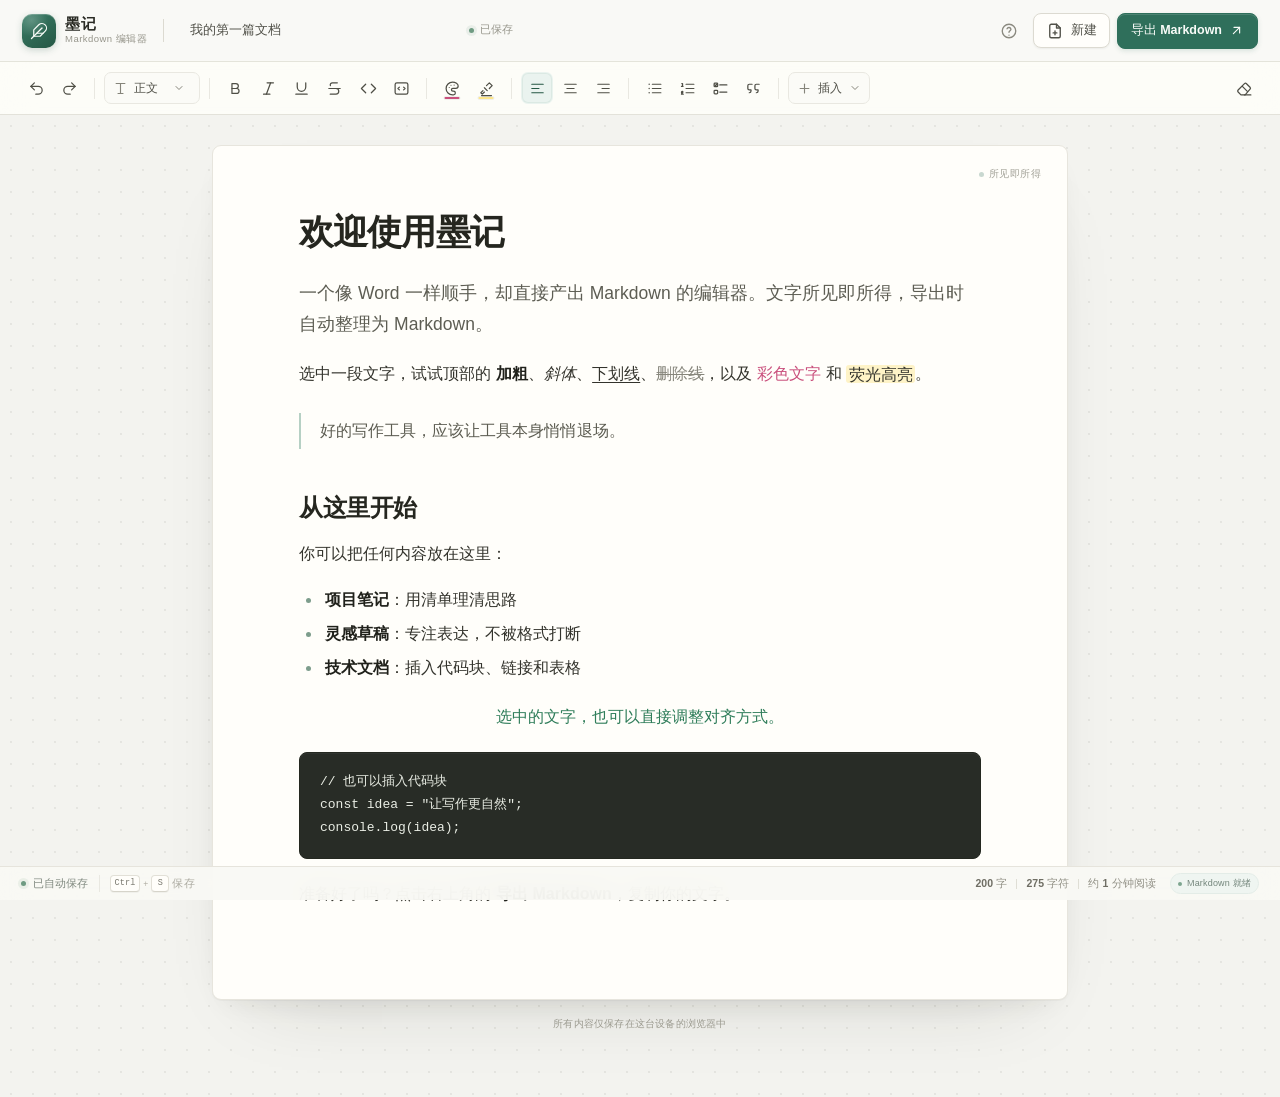
<file: index.html>
<!DOCTYPE html>
<html lang="zh-CN">
<head>
  <meta charset="UTF-8">
  <meta name="viewport" content="width=device-width, initial-scale=1.0">
  <meta name="color-scheme" content="light">
  <meta name="description" content="墨记是一款所见即所得的富文本 Markdown 编辑器。像 Word 一样排版，一键导出 Markdown。">
  <meta name="theme-color" content="#f3f3ef">
  <title>墨记 · 富文本 Markdown 编辑器</title>
  <link rel="icon" href="favicon.svg" type="image/svg+xml">
  <link rel="stylesheet" href="styles.css">
</head>
<body>
  <svg class="svg-sprite" aria-hidden="true" xmlns="http://www.w3.org/2000/svg">
    <symbol id="i-feather" viewBox="0 0 24 24">
      <path d="M20.24 12.24a6 6 0 0 0-8.49-8.49L5 10.5V19h8.5z"/>
      <line x1="16" y1="8" x2="2" y2="22"/>
      <line x1="17.5" y1="15" x2="9" y2="15"/>
    </symbol>
    <symbol id="i-undo" viewBox="0 0 24 24">
      <path d="M9 14 4 9l5-5"/>
      <path d="M4 9h10.5a5.5 5.5 0 0 1 0 11H11"/>
    </symbol>
    <symbol id="i-redo" viewBox="0 0 24 24">
      <path d="m15 14 5-5-5-5"/>
      <path d="M20 9H9.5a5.5 5.5 0 0 0 0 11H13"/>
    </symbol>
    <symbol id="i-bold" viewBox="0 0 24 24">
      <path d="M7 5h5.5a3.5 3.5 0 0 1 0 7H7z"/>
      <path d="M7 12h6.5a3.5 3.5 0 0 1 0 7H7z"/>
    </symbol>
    <symbol id="i-italic" viewBox="0 0 24 24">
      <line x1="19" y1="4" x2="10" y2="4"/>
      <line x1="14" y1="20" x2="5" y2="20"/>
      <line x1="15" y1="4" x2="9" y2="20"/>
    </symbol>
    <symbol id="i-underline" viewBox="0 0 24 24">
      <path d="M6 4v6a6 6 0 0 0 12 0V4"/>
      <line x1="4" y1="20" x2="20" y2="20"/>
    </symbol>
    <symbol id="i-strike" viewBox="0 0 24 24">
      <path d="M16 4H9a3 3 0 0 0-2.83 4"/>
      <path d="M14 12a4 4 0 0 1 0 8H6"/>
      <line x1="4" y1="12" x2="20" y2="12"/>
    </symbol>
    <symbol id="i-code" viewBox="0 0 24 24">
      <polyline points="16 18 22 12 16 6"/>
      <polyline points="8 6 2 12 8 18"/>
    </symbol>
    <symbol id="i-code-block" viewBox="0 0 24 24">
      <rect x="3" y="4" width="18" height="16" rx="2.5"/>
      <path d="m9 10-2 2 2 2"/>
      <path d="m15 10 2 2-2 2"/>
    </symbol>
    <symbol id="i-palette" viewBox="0 0 24 24">
      <path d="M12 3a9 9 0 1 0 0 18h1.4a2.6 2.6 0 0 0 0-5.2h-.9a2 2 0 0 1 0-4h4.2A3.3 3.3 0 0 0 20 8.5C20 5.5 16.4 3 12 3Z"/>
      <circle cx="7.4" cy="10.6" r=".8" fill="currentColor" stroke="none"/>
      <circle cx="9.9" cy="7.4" r=".8" fill="currentColor" stroke="none"/>
      <circle cx="14.3" cy="7.2" r=".8" fill="currentColor" stroke="none"/>
    </symbol>
    <symbol id="i-highlight" viewBox="0 0 24 24">
      <path d="m9 11 4 4"/>
      <path d="m12 8 4-4 4 4-4 4"/>
      <path d="m7 15-3 3 2 2 3-3"/>
      <path d="M5 22h14"/>
    </symbol>
    <symbol id="i-align-left" viewBox="0 0 24 24">
      <line x1="4" y1="6" x2="20" y2="6"/>
      <line x1="4" y1="12" x2="14" y2="12"/>
      <line x1="4" y1="18" x2="20" y2="18"/>
    </symbol>
    <symbol id="i-align-center" viewBox="0 0 24 24">
      <line x1="4" y1="6" x2="20" y2="6"/>
      <line x1="7" y1="12" x2="17" y2="12"/>
      <line x1="4" y1="18" x2="20" y2="18"/>
    </symbol>
    <symbol id="i-align-right" viewBox="0 0 24 24">
      <line x1="4" y1="6" x2="20" y2="6"/>
      <line x1="10" y1="12" x2="20" y2="12"/>
      <line x1="4" y1="18" x2="20" y2="18"/>
    </symbol>
    <symbol id="i-list" viewBox="0 0 24 24">
      <line x1="9" y1="6" x2="21" y2="6"/>
      <line x1="9" y1="12" x2="21" y2="12"/>
      <line x1="9" y1="18" x2="21" y2="18"/>
      <circle cx="4.5" cy="6" r="1" fill="currentColor" stroke="none"/>
      <circle cx="4.5" cy="12" r="1" fill="currentColor" stroke="none"/>
      <circle cx="4.5" cy="18" r="1" fill="currentColor" stroke="none"/>
    </symbol>
    <symbol id="i-list-ordered" viewBox="0 0 24 24">
      <line x1="10" y1="6" x2="21" y2="6"/>
      <line x1="10" y1="12" x2="21" y2="12"/>
      <line x1="10" y1="18" x2="21" y2="18"/>
      <path d="M4 5h1v4"/>
      <path d="M3.5 9h2"/>
      <path d="M3.5 17.5c0-1.7 2-1.8 2-.5s-2 1.3-2 3h2.5"/>
    </symbol>
    <symbol id="i-checklist" viewBox="0 0 24 24">
      <rect x="3" y="4.5" width="5" height="5" rx="1.2"/>
      <path d="m4.1 7 1 1 1.8-2"/>
      <line x1="11" y1="7" x2="21" y2="7"/>
      <rect x="3" y="14.5" width="5" height="5" rx="1.2"/>
      <line x1="11" y1="17" x2="21" y2="17"/>
    </symbol>
    <symbol id="i-quote" viewBox="0 0 24 24">
      <path d="M10 6H6a2 2 0 0 0-2 2v4a2 2 0 0 0 2 2h2.5v1.5A2.5 2.5 0 0 1 6 18"/>
      <path d="M20 6h-4a2 2 0 0 0-2 2v4a2 2 0 0 0 2 2h2.5v1.5A2.5 2.5 0 0 1 16 18"/>
    </symbol>
    <symbol id="i-link" viewBox="0 0 24 24">
      <path d="M10 13a5 5 0 0 0 7.54.54l2-2a5 5 0 0 0-7.07-7.07l-1.1 1.1"/>
      <path d="M14 11a5 5 0 0 0-7.54-.54l-2 2a5 5 0 0 0 7.07 7.07l1.1-1.1"/>
    </symbol>
    <symbol id="i-image" viewBox="0 0 24 24">
      <rect x="3" y="4" width="18" height="16" rx="2.5"/>
      <circle cx="8.5" cy="9.5" r="1.5"/>
      <path d="m4 17 4.5-4.5L13 17"/>
      <path d="m13.5 14 2.5-2.5 4 4"/>
    </symbol>
    <symbol id="i-table" viewBox="0 0 24 24">
      <rect x="3" y="4" width="18" height="16" rx="2"/>
      <line x1="3" y1="10" x2="21" y2="10"/>
      <line x1="3" y1="15" x2="21" y2="15"/>
      <line x1="9" y1="10" x2="9" y2="20"/>
      <line x1="15" y1="10" x2="15" y2="20"/>
    </symbol>
    <symbol id="i-divider" viewBox="0 0 24 24">
      <line x1="4" y1="12" x2="20" y2="12"/>
      <circle cx="7" cy="6" r="1" fill="currentColor" stroke="none"/>
      <circle cx="12" cy="6" r="1" fill="currentColor" stroke="none"/>
      <circle cx="17" cy="6" r="1" fill="currentColor" stroke="none"/>
      <circle cx="7" cy="18" r="1" fill="currentColor" stroke="none"/>
      <circle cx="12" cy="18" r="1" fill="currentColor" stroke="none"/>
      <circle cx="17" cy="18" r="1" fill="currentColor" stroke="none"/>
    </symbol>
    <symbol id="i-eraser" viewBox="0 0 24 24">
      <path d="m7 21-4-4a2 2 0 0 1 0-2.8l9-9a2 2 0 0 1 2.8 0l5 5a2 2 0 0 1 0 2.8L13 21z"/>
      <path d="m9 9 7 7"/>
      <path d="M12 21h9"/>
    </symbol>
    <symbol id="i-help" viewBox="0 0 24 24">
      <circle cx="12" cy="12" r="9"/>
      <path d="M9.4 9a2.7 2.7 0 0 1 5.2.8c0 1.8-2.6 2.1-2.6 4"/>
      <circle cx="12" cy="17.5" r=".9" fill="currentColor" stroke="none"/>
    </symbol>
    <symbol id="i-x" viewBox="0 0 24 24">
      <line x1="6" y1="6" x2="18" y2="18"/>
      <line x1="18" y1="6" x2="6" y2="18"/>
    </symbol>
    <symbol id="i-check" viewBox="0 0 24 24">
      <polyline points="4.5 12.5 9.5 17.5 19.5 6.5"/>
    </symbol>
    <symbol id="i-plus" viewBox="0 0 24 24">
      <line x1="12" y1="5" x2="12" y2="19"/>
      <line x1="5" y1="12" x2="19" y2="12"/>
    </symbol>
    <symbol id="i-chevron-down" viewBox="0 0 24 24">
      <polyline points="6 9 12 15 18 9"/>
    </symbol>
    <symbol id="i-file-plus" viewBox="0 0 24 24">
      <path d="M14 3H7a2 2 0 0 0-2 2v14a2 2 0 0 0 2 2h10a2 2 0 0 0 2-2V8z"/>
      <polyline points="14 3 14 8 19 8"/>
      <line x1="12" y1="12" x2="12" y2="17"/>
      <line x1="9.5" y1="14.5" x2="14.5" y2="14.5"/>
    </symbol>
    <symbol id="i-download" viewBox="0 0 24 24">
      <path d="M12 3v12"/>
      <polyline points="7 10 12 15 17 10"/>
      <path d="M5 20h14"/>
    </symbol>
    <symbol id="i-copy" viewBox="0 0 24 24">
      <rect x="8" y="8" width="12" height="12" rx="2"/>
      <path d="M16 8V6a2 2 0 0 0-2-2H6a2 2 0 0 0-2 2v8a2 2 0 0 0 2 2h2"/>
    </symbol>
    <symbol id="i-arrow-up-right" viewBox="0 0 24 24">
      <line x1="7" y1="17" x2="17" y2="7"/>
      <polyline points="8 7 17 7 17 16"/>
    </symbol>
    <symbol id="i-keyboard" viewBox="0 0 24 24">
      <rect x="2" y="6" width="20" height="12" rx="2.5"/>
      <path d="M6 10h.01M10 10h.01M14 10h.01M18 10h.01M6 13.5h.01M10 13.5h.01M14 13.5h.01M18 13.5h.01M7 16h10"/>
    </symbol>
    <symbol id="i-trash" viewBox="0 0 24 24">
      <path d="M4 7h16"/>
      <path d="M9 7V5h6v2"/>
      <path d="m6 7 1 13h10l1-13"/>
      <line x1="10" y1="11" x2="10" y2="16"/>
      <line x1="14" y1="11" x2="14" y2="16"/>
    </symbol>
    <symbol id="i-sparkle" viewBox="0 0 24 24">
      <path d="m12 3 1.7 5.3L19 10l-5.3 1.7L12 17l-1.7-5.3L5 10l5.3-1.7z"/>
      <path d="m19 16 .7 2.3L22 19l-2.3.7L19 22l-.7-2.3L16 19l2.3-.7z"/>
    </symbol>
    <symbol id="i-text" viewBox="0 0 24 24">
      <path d="M5 4h14"/>
      <path d="M12 4v16"/>
      <path d="M8 20h8"/>
    </symbol>
    <symbol id="i-rows" viewBox="0 0 24 24">
      <rect x="3" y="4" width="18" height="16" rx="2"/>
      <line x1="3" y1="10" x2="21" y2="10"/>
      <line x1="3" y1="15" x2="21" y2="15"/>
    </symbol>
    <symbol id="i-columns" viewBox="0 0 24 24">
      <rect x="3" y="4" width="18" height="16" rx="2"/>
      <line x1="9" y1="4" x2="9" y2="20"/>
      <line x1="15" y1="4" x2="15" y2="20"/>
    </symbol>
  </svg>

  <div class="app">
    <header class="topbar">
      <div class="topbar-left">
        <div class="brand" aria-label="墨记 Markdown 编辑器">
          <span class="brand-mark">
            <svg class="icon brand-icon"><use href="#i-feather"></use></svg>
          </span>
          <span class="brand-copy">
            <strong>墨记</strong>
            <span>Markdown 编辑器</span>
          </span>
        </div>
        <span class="topbar-sep" aria-hidden="true"></span>
        <div class="title-area">
          <input id="docTitle" class="doc-title" value="我的第一篇文档" maxlength="80"
                 autocomplete="off" spellcheck="false" aria-label="文档标题" title="文档标题">
          <span class="save-chip" id="saveChip" aria-live="polite">
            <span class="save-dot"></span>
            <span id="saveLabel">已保存</span>
          </span>
        </div>
      </div>

      <div class="topbar-actions">
        <button class="icon-btn subtle" id="helpBtn" type="button" aria-label="快捷键与帮助" data-tip="快捷键与帮助">
          <svg class="icon"><use href="#i-help"></use></svg>
        </button>
        <button class="ghost-btn" id="newBtn" type="button" aria-label="新建文档" data-tip="新建文档">
          <svg class="icon"><use href="#i-file-plus"></use></svg>
          <span>新建</span>
        </button>
        <button class="primary-btn" id="exportBtn" type="button" data-tip="导出 Markdown（Ctrl / ⌘ + Shift + E）">
          <span class="export-label-full">导出 Markdown</span>
          <span class="export-label-short">导出</span>
          <svg class="icon"><use href="#i-arrow-up-right"></use></svg>
        </button>
      </div>
    </header>

    <div class="toolbar-shell">
      <div class="toolbar" id="toolbar" role="toolbar" aria-label="文本格式工具栏">
        <div class="tool-group">
          <button class="tool-btn" id="undoBtn" type="button" aria-label="撤销" data-tip="撤销  Ctrl Z">
            <svg class="icon"><use href="#i-undo"></use></svg>
          </button>
          <button class="tool-btn" id="redoBtn" type="button" aria-label="重做" data-tip="重做  Ctrl Y">
            <svg class="icon"><use href="#i-redo"></use></svg>
          </button>
        </div>

        <span class="tool-sep" aria-hidden="true"></span>

        <div class="menu-wrap">
          <button class="block-picker" id="blockBtn" type="button" aria-haspopup="menu" aria-expanded="false" data-tip="段落样式">
            <span class="block-picker-icon" id="blockIcon"><svg class="icon"><use href="#i-text"></use></svg></span>
            <span id="blockLabel">正文</span>
            <svg class="icon chevron"><use href="#i-chevron-down"></use></svg>
          </button>
          <div class="popover block-menu" id="blockMenu" role="menu" aria-label="段落样式" hidden>
            <button class="menu-item is-selected" type="button" role="menuitemradio" aria-checked="true" data-block="p">
              <span class="block-sample sample-p">正文</span>
              <svg class="icon menu-check"><use href="#i-check"></use></svg>
            </button>
            <button class="menu-item" type="button" role="menuitemradio" aria-checked="false" data-block="h1">
              <span class="block-sample sample-h1">标题 1</span>
              <svg class="icon menu-check"><use href="#i-check"></use></svg>
            </button>
            <button class="menu-item" type="button" role="menuitemradio" aria-checked="false" data-block="h2">
              <span class="block-sample sample-h2">标题 2</span>
              <svg class="icon menu-check"><use href="#i-check"></use></svg>
            </button>
            <button class="menu-item" type="button" role="menuitemradio" aria-checked="false" data-block="h3">
              <span class="block-sample sample-h3">标题 3</span>
              <svg class="icon menu-check"><use href="#i-check"></use></svg>
            </button>
            <div class="menu-divider"></div>
            <button class="menu-item" type="button" role="menuitemradio" aria-checked="false" data-block="blockquote">
              <span class="block-sample sample-quote">引用</span>
              <svg class="icon menu-check"><use href="#i-check"></use></svg>
            </button>
            <button class="menu-item" type="button" role="menuitemradio" aria-checked="false" data-block="pre">
              <span class="block-sample sample-code">代码块</span>
              <svg class="icon menu-check"><use href="#i-check"></use></svg>
            </button>
          </div>
        </div>

        <span class="tool-sep" aria-hidden="true"></span>

        <div class="tool-group">
          <button class="tool-btn" id="boldBtn" type="button" aria-label="加粗" aria-pressed="false" data-command="bold" data-tip="加粗  Ctrl B">
            <svg class="icon"><use href="#i-bold"></use></svg>
          </button>
          <button class="tool-btn" id="italicBtn" type="button" aria-label="斜体" aria-pressed="false" data-command="italic" data-tip="斜体  Ctrl I">
            <svg class="icon"><use href="#i-italic"></use></svg>
          </button>
          <button class="tool-btn" id="underlineBtn" type="button" aria-label="下划线" aria-pressed="false" data-command="underline" data-tip="下划线  Ctrl U">
            <svg class="icon"><use href="#i-underline"></use></svg>
          </button>
          <button class="tool-btn" id="strikeBtn" type="button" aria-label="删除线" aria-pressed="false" data-command="strikeThrough" data-tip="删除线">
            <svg class="icon"><use href="#i-strike"></use></svg>
          </button>
        </div>

        <div class="tool-group">
          <button class="tool-btn" id="inlineCodeBtn" type="button" aria-label="行内代码" aria-pressed="false" data-tip="行内代码">
            <svg class="icon"><use href="#i-code"></use></svg>
          </button>
          <button class="tool-btn" id="codeBlockBtn" type="button" aria-label="代码块" data-tip="代码块">
            <svg class="icon"><use href="#i-code-block"></use></svg>
          </button>
        </div>

        <span class="tool-sep" aria-hidden="true"></span>

        <div class="menu-wrap">
          <button class="tool-btn color-btn" id="colorBtn" type="button" aria-label="文字颜色" aria-haspopup="menu" aria-expanded="false" data-tip="文字颜色">
            <svg class="icon"><use href="#i-palette"></use></svg>
            <span class="tool-swatch" id="colorBar"></span>
          </button>
          <div class="popover color-popover" id="colorMenu" role="menu" aria-label="文字颜色" hidden>
            <div class="popover-title">文字颜色</div>
            <div class="swatch-grid" id="colorSwatches"></div>
            <div class="popover-divider"></div>
            <label class="custom-color-row">
              <span>自定义颜色</span>
              <span class="custom-color-control">
                <input type="color" id="customColor" value="#c94f7c" aria-label="自定义文字颜色">
              </span>
            </label>
            <button class="menu-text-btn" type="button" data-color="#26251f">
              <span class="reset-color-dot"></span>
              恢复默认颜色
            </button>
          </div>
        </div>

        <div class="menu-wrap">
          <button class="tool-btn color-btn" id="highlightBtn" type="button" aria-label="高亮颜色" aria-haspopup="menu" aria-expanded="false" data-tip="荧光高亮">
            <svg class="icon"><use href="#i-highlight"></use></svg>
            <span class="tool-swatch highlight-swatch" id="highlightBar"></span>
          </button>
          <div class="popover color-popover" id="highlightMenu" role="menu" aria-label="高亮颜色" hidden>
            <div class="popover-title">荧光高亮</div>
            <div class="swatch-grid" id="highlightSwatches"></div>
            <div class="popover-divider"></div>
            <button class="menu-text-btn" type="button" data-highlight="transparent">
              <span class="reset-color-dot no-highlight"></span>
              清除高亮
            </button>
          </div>
        </div>

        <span class="tool-sep" aria-hidden="true"></span>

        <div class="tool-group">
          <button class="tool-btn" id="alignLeftBtn" type="button" aria-label="左对齐" aria-pressed="true" data-align="left" data-tip="左对齐">
            <svg class="icon"><use href="#i-align-left"></use></svg>
          </button>
          <button class="tool-btn" id="alignCenterBtn" type="button" aria-label="居中对齐" aria-pressed="false" data-align="center" data-tip="居中对齐">
            <svg class="icon"><use href="#i-align-center"></use></svg>
          </button>
          <button class="tool-btn" id="alignRightBtn" type="button" aria-label="右对齐" aria-pressed="false" data-align="right" data-tip="右对齐">
            <svg class="icon"><use href="#i-align-right"></use></svg>
          </button>
        </div>

        <span class="tool-sep" aria-hidden="true"></span>

        <div class="tool-group">
          <button class="tool-btn" id="bulletBtn" type="button" aria-label="无序列表" aria-pressed="false" data-tip="无序列表">
            <svg class="icon"><use href="#i-list"></use></svg>
          </button>
          <button class="tool-btn" id="orderedBtn" type="button" aria-label="有序列表" aria-pressed="false" data-tip="有序列表">
            <svg class="icon"><use href="#i-list-ordered"></use></svg>
          </button>
          <button class="tool-btn" id="taskBtn" type="button" aria-label="任务清单" aria-pressed="false" data-tip="任务清单">
            <svg class="icon"><use href="#i-checklist"></use></svg>
          </button>
          <button class="tool-btn" id="quoteBtn" type="button" aria-label="引用" data-tip="引用">
            <svg class="icon"><use href="#i-quote"></use></svg>
          </button>
        </div>

        <span class="tool-sep" aria-hidden="true"></span>

        <div class="menu-wrap">
          <button class="insert-btn" id="insertBtn" type="button" aria-haspopup="menu" aria-expanded="false" data-tip="插入内容">
            <svg class="icon"><use href="#i-plus"></use></svg>
            <span>插入</span>
            <svg class="icon chevron"><use href="#i-chevron-down"></use></svg>
          </button>
          <div class="popover insert-menu" id="insertMenu" role="menu" aria-label="插入内容" hidden>
            <button class="menu-item" type="button" role="menuitem" data-insert="link">
              <svg class="icon"><use href="#i-link"></use></svg>
              <span>链接</span>
              <span class="menu-shortcut">Ctrl K</span>
            </button>
            <button class="menu-item" type="button" role="menuitem" data-insert="image">
              <svg class="icon"><use href="#i-image"></use></svg>
              <span>图片</span>
            </button>
            <button class="menu-item" type="button" role="menuitem" data-insert="table">
              <svg class="icon"><use href="#i-table"></use></svg>
              <span>表格</span>
            </button>
            <button class="menu-item" type="button" role="menuitem" data-insert="hr">
              <svg class="icon"><use href="#i-divider"></use></svg>
              <span>分割线</span>
            </button>
            <div class="menu-divider mobile-only-divider"></div>
            <button class="menu-item mobile-only-item" type="button" role="menuitem" data-insert="clear">
              <svg class="icon"><use href="#i-eraser"></use></svg>
              <span>清除格式</span>
            </button>
          </div>
        </div>

        <div class="tool-group toolbar-end">
          <button class="tool-btn" id="clearBtn" type="button" aria-label="清除格式" data-tip="清除格式">
            <svg class="icon"><use href="#i-eraser"></use></svg>
          </button>
        </div>
      </div>
    </div>

    <main class="workspace" id="workspace">
      <div class="paper" id="paper">
        <div class="paper-tab" aria-hidden="true">
          <span class="paper-tab-dot"></span>
          所见即所得
        </div>
        <div id="editor" class="editor" contenteditable="true" role="textbox" aria-multiline="true"
             aria-label="文档正文" spellcheck="true" data-placeholder="开始书写，或从上方工具栏选择格式…">
          <h1>欢迎使用墨记</h1>
          <p class="lead">一个像 Word 一样顺手，却直接产出 Markdown 的编辑器。文字所见即所得，导出时自动整理为 Markdown。</p>
          <p>选中一段文字，试试顶部的 <strong>加粗</strong>、<em>斜体</em>、<u>下划线</u>、<s>删除线</s>，以及 <span style="color:#c94f7c">彩色文字</span> 和 <mark style="background-color:#fef3c7">荧光高亮</mark>。</p>
          <blockquote><p>好的写作工具，应该让工具本身悄悄退场。</p></blockquote>
          <h2>从这里开始</h2>
          <p>你可以把任何内容放在这里：</p>
          <ul>
            <li><strong>项目笔记</strong>：用清单理清思路</li>
            <li><strong>灵感草稿</strong>：专注表达，不被格式打断</li>
            <li><strong>技术文档</strong>：插入代码块、链接和表格</li>
          </ul>
          <p style="text-align:center"><span style="color:#2f7d5a">选中的文字，也可以直接调整对齐方式。</span></p>
          <pre><code class="language-js">// 也可以插入代码块
const idea = "让写作更自然";
console.log(idea);</code></pre>
          <p>准备好了吗？点击右上角的 <strong>导出 Markdown</strong>，复制你的文字。</p>
        </div>
      </div>
      <p class="canvas-footnote">所有内容仅保存在这台设备的浏览器中</p>
    </main>

    <footer class="statusbar">
      <div class="status-left">
        <span class="footer-save" id="footerSave">
          <span class="save-dot"></span>
          <span id="footerSaveLabel">已自动保存</span>
        </span>
        <span class="status-hint"><span class="kbd">Ctrl</span><span class="plus">+</span><span class="kbd">S</span> 保存</span>
      </div>
      <div class="status-right">
        <span><b id="wordCount">0</b> 字</span>
        <span class="status-divider" aria-hidden="true"></span>
        <span><b id="charCount">0</b> 字符</span>
        <span class="status-divider" aria-hidden="true"></span>
        <span>约 <b id="readTime">1</b> 分钟阅读</span>
        <span class="markdown-badge"><span class="badge-dot"></span> Markdown 就绪</span>
      </div>
    </footer>
  </div>

  <!-- 导出 -->
  <div class="overlay" id="exportOverlay" hidden>
    <section class="modal export-modal" role="dialog" aria-modal="true" aria-labelledby="exportTitle">
      <header class="modal-header">
        <div class="modal-title-wrap">
          <span class="modal-title-icon"><svg class="icon"><use href="#i-arrow-up-right"></use></svg></span>
          <div>
            <h2 id="exportTitle">导出 Markdown</h2>
            <p>排版已转换，可复制到任意支持 Markdown 的地方。</p>
          </div>
        </div>
        <button class="icon-btn modal-close" type="button" data-close aria-label="关闭">
          <svg class="icon"><use href="#i-x"></use></svg>
        </button>
      </header>
      <div class="export-toolbar">
        <div class="export-meta" id="mdStats">0 字符 · 0 行</div>
        <label class="style-toggle" for="keepStyles">
          <input type="checkbox" id="keepStyles" checked>
          <span class="switch" aria-hidden="true"><span class="switch-thumb"></span></span>
          <span>保留富文本样式</span>
        </label>
      </div>
      <div class="code-preview-wrap">
        <div class="code-preview-top">
          <span>markdown.md</span>
          <span class="code-ready"><span class="code-ready-dot"></span> 已生成</span>
        </div>
        <textarea class="code-preview" id="markdownOutput" readonly spellcheck="false" aria-label="Markdown 代码"></textarea>
      </div>
      <p class="export-note">颜色、下划线和对齐在 Markdown 中没有原生语法，开启「保留富文本样式」会嵌入 HTML 以完整保留效果；关闭则输出纯净 Markdown。</p>
      <footer class="modal-footer">
        <button class="secondary-btn" id="downloadBtn" type="button">
          <svg class="icon"><use href="#i-download"></use></svg>
          下载 .md
        </button>
        <button class="primary-btn copy-btn" id="copyBtn" type="button">
          <svg class="icon"><use href="#i-copy"></use></svg>
          <span id="copyLabel">复制 Markdown</span>
        </button>
      </footer>
    </section>
  </div>

  <!-- 链接 -->
  <div class="overlay" id="linkOverlay" hidden>
    <section class="modal form-modal" role="dialog" aria-modal="true" aria-labelledby="linkTitle">
      <header class="modal-header">
        <div class="modal-title-wrap">
          <span class="modal-title-icon"><svg class="icon"><use href="#i-link"></use></svg></span>
          <div>
            <h2 id="linkTitle">添加链接</h2>
            <p>为选中的文字添加可点击的地址。</p>
          </div>
        </div>
        <button class="icon-btn modal-close" type="button" data-close aria-label="关闭">
          <svg class="icon"><use href="#i-x"></use></svg>
        </button>
      </header>
      <form id="linkForm" novalidate>
        <div class="field">
          <label for="linkText">链接文字</label>
          <input type="text" id="linkText" placeholder="例如：了解详情" maxlength="300" autocomplete="off">
        </div>
        <div class="field">
          <label for="linkUrl">链接地址 <span class="label-required">必填</span></label>
          <input type="text" id="linkUrl" placeholder="https://example.com" autocomplete="off" spellcheck="false">
        </div>
        <p class="form-error" id="linkError" role="alert"></p>
        <footer class="modal-footer form-footer">
          <button class="secondary-btn" type="button" data-close>取消</button>
          <button class="primary-btn" type="submit">插入链接</button>
        </footer>
      </form>
    </section>
  </div>

  <!-- 图片 -->
  <div class="overlay" id="imageOverlay" hidden>
    <section class="modal form-modal" role="dialog" aria-modal="true" aria-labelledby="imageTitle">
      <header class="modal-header">
        <div class="modal-title-wrap">
          <span class="modal-title-icon"><svg class="icon"><use href="#i-image"></use></svg></span>
          <div>
            <h2 id="imageTitle">插入图片</h2>
            <p>使用网络图片地址，导出后会保留为 Markdown 图片。</p>
          </div>
        </div>
        <button class="icon-btn modal-close" type="button" data-close aria-label="关闭">
          <svg class="icon"><use href="#i-x"></use></svg>
        </button>
      </header>
      <form id="imageForm" novalidate>
        <div class="field">
          <label for="imageUrl">图片地址 <span class="label-required">必填</span></label>
          <input type="text" id="imageUrl" placeholder="https://example.com/image.jpg" autocomplete="off" spellcheck="false">
        </div>
        <div class="field">
          <label for="imageAlt">图片描述 <span class="label-optional">可选</span></label>
          <input type="text" id="imageAlt" placeholder="简单描述图片内容，便于无障碍阅读" maxlength="300" autocomplete="off">
        </div>
        <p class="field-help">支持 http / https 图片地址，请确保图片允许公开访问。</p>
        <p class="form-error" id="imageError" role="alert"></p>
        <footer class="modal-footer form-footer">
          <button class="secondary-btn" type="button" data-close>取消</button>
          <button class="primary-btn" type="submit">插入图片</button>
        </footer>
      </form>
    </section>
  </div>

  <!-- 表格 -->
  <div class="overlay" id="tableOverlay" hidden>
    <section class="modal form-modal" role="dialog" aria-modal="true" aria-labelledby="tableTitle">
      <header class="modal-header">
        <div class="modal-title-wrap">
          <span class="modal-title-icon"><svg class="icon"><use href="#i-table"></use></svg></span>
          <div>
            <h2 id="tableTitle">插入表格</h2>
            <p>生成带表头的 Markdown 表格，后续可以直接编辑文字。</p>
          </div>
        </div>
        <button class="icon-btn modal-close" type="button" data-close aria-label="关闭">
          <svg class="icon"><use href="#i-x"></use></svg>
        </button>
      </header>
      <form id="tableForm" novalidate>
        <div class="field-row">
          <div class="field">
            <label for="tableCols">列数</label>
            <input type="number" id="tableCols" value="3" min="1" max="8" step="1">
          </div>
          <div class="field">
            <label for="tableRows">数据行数</label>
            <input type="number" id="tableRows" value="2" min="1" max="20" step="1">
          </div>
        </div>
        <p class="field-help">包含 1 行表头；插入后可在表格旁使用快捷操作继续增减行列。</p>
        <div class="table-preview" id="tablePreview" aria-hidden="true"></div>
        <footer class="modal-footer form-footer">
          <button class="secondary-btn" type="button" data-close>取消</button>
          <button class="primary-btn" type="submit">插入表格</button>
        </footer>
      </form>
    </section>
  </div>

  <!-- 帮助 -->
  <div class="overlay" id="helpOverlay" hidden>
    <section class="modal help-modal" role="dialog" aria-modal="true" aria-labelledby="helpTitle">
      <header class="modal-header">
        <div class="modal-title-wrap">
          <span class="modal-title-icon"><svg class="icon"><use href="#i-keyboard"></use></svg></span>
          <div>
            <h2 id="helpTitle">快捷键与使用帮助</h2>
            <p>少一点鼠标移动，多一点专注书写。</p>
          </div>
        </div>
        <button class="icon-btn modal-close" type="button" data-close aria-label="关闭">
          <svg class="icon"><use href="#i-x"></use></svg>
        </button>
      </header>
      <div class="help-body">
        <div class="help-columns">
          <section class="help-section">
            <h3>文本样式</h3>
            <div class="shortcut-row"><span>加粗</span><span><span class="kbd">Ctrl</span><span class="plus">+</span><span class="kbd">B</span></span></div>
            <div class="shortcut-row"><span>斜体</span><span><span class="kbd">Ctrl</span><span class="plus">+</span><span class="kbd">I</span></span></div>
            <div class="shortcut-row"><span>下划线</span><span><span class="kbd">Ctrl</span><span class="plus">+</span><span class="kbd">U</span></span></div>
            <div class="shortcut-row"><span>添加链接</span><span><span class="kbd">Ctrl</span><span class="plus">+</span><span class="kbd">K</span></span></div>
          </section>
          <section class="help-section">
            <h3>段落与文档</h3>
            <div class="shortcut-row"><span>标题 1 / 2 / 3</span><span><span class="kbd">Ctrl</span><span class="plus">+</span><span class="kbd">Alt</span><span class="plus">+</span><span class="kbd">1/2/3</span></span></div>
            <div class="shortcut-row"><span>正文</span><span><span class="kbd">Ctrl</span><span class="plus">+</span><span class="kbd">Alt</span><span class="plus">+</span><span class="kbd">0</span></span></div>
            <div class="shortcut-row"><span>无序 / 有序列表</span><span><span class="kbd">Ctrl</span><span class="plus">+</span><span class="kbd">Shift</span><span class="plus">+</span><span class="kbd">7/8</span></span></div>
            <div class="shortcut-row"><span>保存草稿</span><span><span class="kbd">Ctrl</span><span class="plus">+</span><span class="kbd">S</span></span></div>
            <div class="shortcut-row"><span>导出 Markdown</span><span><span class="kbd">Ctrl</span><span class="plus">+</span><span class="kbd">Shift</span><span class="plus">+</span><span class="kbd">E</span></span></div>
          </section>
        </div>
        <div class="help-tip">
          <span class="help-tip-icon"><svg class="icon"><use href="#i-sparkle"></use></svg></span>
          <div>
            <strong>保持 Word 一样的排版体验</strong>
            <p>选中文字后使用工具栏；在表格内按 <span class="kbd">Tab</span> 可以跳到下一个单元格。按住 <span class="kbd">Ctrl</span> / <span class="kbd">⌘</span> 点击链接可在新标签页打开。所有修改都会自动保存在本地。</p>
          </div>
        </div>
        <div class="help-markdown">
          <h3>关于导出</h3>
          <p>加粗、斜体、标题、列表、引用、代码、表格会转换为标准 Markdown；颜色、下划线和对齐则通过内嵌 HTML 保留。导出面板中可随时切换为纯净 Markdown。</p>
        </div>
      </div>
    </section>
  </div>

  <!-- 新建确认 -->
  <div class="overlay" id="confirmOverlay" hidden>
    <section class="modal confirm-modal" role="dialog" aria-modal="true" aria-labelledby="confirmTitle">
      <header class="modal-header">
        <div class="modal-title-wrap">
          <span class="modal-title-icon warning"><svg class="icon"><use href="#i-file-plus"></use></svg></span>
          <div>
            <h2 id="confirmTitle">新建空白文档？</h2>
            <p>当前内容会被清空，且不能从编辑器内撤销。</p>
          </div>
        </div>
        <button class="icon-btn modal-close" type="button" data-close aria-label="关闭">
          <svg class="icon"><use href="#i-x"></use></svg>
        </button>
      </header>
      <footer class="modal-footer confirm-footer">
        <button class="secondary-btn" type="button" data-close>继续编辑</button>
        <button class="primary-btn danger" id="confirmNewBtn" type="button">新建文档</button>
      </footer>
    </section>
  </div>

  <div class="toast" id="toast" role="status" aria-live="polite" hidden>
    <span class="toast-icon"><svg class="icon"><use href="#i-check"></use></svg></span>
    <span id="toastText"></span>
  </div>

  <script src="app.js"></script>
</body>
</html>
</file>
<file: styles.css>
/* ======================================================
   墨记 · 富文本 Markdown 编辑器
   ====================================================== */

:root {
  --canvas: #f3f3ef;
  --canvas-dot: rgba(51, 52, 44, 0.075);
  --paper: #fffefa;
  --surface: #fdfdfa;
  --surface-2: #f7f7f1;
  --ink: #292923;
  --ink-soft: #515149;
  --ink-faint: #77766c;
  --muted: #95948a;
  --line: #e9e8e1;
  --line-strong: #dcdad1;
  --accent: #2f6f5b;
  --accent-hover: #275d4c;
  --accent-strong: #245744;
  --accent-soft: #eaf3ef;
  --accent-faint: #f4f8f5;
  --accent-line: #c8ded4;
  --danger: #a84842;
  --danger-soft: #fbefee;
  --warning: #ad7424;
  --shadow-xs: 0 1px 2px rgba(35, 36, 29, 0.06);
  --shadow-menu: 0 16px 44px -12px rgba(35, 36, 29, 0.2), 0 3px 10px rgba(35, 36, 29, 0.06);
  --shadow-modal: 0 32px 90px -20px rgba(27, 28, 23, 0.38), 0 6px 22px rgba(27, 28, 23, 0.08);
  --font-ui: "Segoe UI", "PingFang SC", "Hiragino Sans GB", "Microsoft YaHei UI", "Microsoft YaHei", sans-serif;
  --font-editor: "Segoe UI", "PingFang SC", "Hiragino Sans GB", "Microsoft YaHei UI", "Microsoft YaHei", sans-serif;
  --font-mono: "Cascadia Code", "SFMono-Regular", "JetBrains Mono", Consolas, "Liberation Mono", monospace;
  --topbar-h: 62px;
  --statusbar-h: 34px;
  --ease: cubic-bezier(0.22, 1, 0.36, 1);
}

* {
  box-sizing: border-box;
}

[hidden] {
  display: none !important;
}

html {
  min-width: 320px;
  background: var(--canvas);
}

body {
  margin: 0;
  min-height: 100vh;
  color: var(--ink);
  background: var(--canvas);
  font-family: var(--font-ui);
  font-size: 14px;
  -webkit-font-smoothing: antialiased;
  text-rendering: optimizeLegibility;
}

button,
input,
textarea {
  font: inherit;
}

button {
  -webkit-tap-highlight-color: transparent;
}

button:focus-visible,
input:focus-visible,
textarea:focus-visible,
[contenteditable]:focus-visible {
  outline: 2px solid rgba(47, 111, 91, 0.5);
  outline-offset: 2px;
}

::selection {
  background: rgba(47, 111, 91, 0.2);
}

.svg-sprite {
  position: absolute;
  width: 0;
  height: 0;
  overflow: hidden;
}

.icon {
  display: block;
  width: 18px;
  height: 18px;
  fill: none;
  stroke: currentColor;
  stroke-width: 1.8;
  stroke-linecap: round;
  stroke-linejoin: round;
  flex: 0 0 auto;
}

.app {
  min-height: 100vh;
}

/* ---------- 顶栏 ---------- */

.topbar {
  position: sticky;
  top: 0;
  z-index: 60;
  display: flex;
  align-items: center;
  justify-content: space-between;
  gap: 20px;
  height: var(--topbar-h);
  padding: 0 22px;
  background: rgba(250, 250, 247, 0.9);
  border-bottom: 1px solid rgba(226, 225, 216, 0.9);
  -webkit-backdrop-filter: blur(16px) saturate(1.15);
  backdrop-filter: blur(16px) saturate(1.15);
}

.topbar-left,
.topbar-actions {
  display: flex;
  align-items: center;
}

.topbar [data-tip] {
  position: relative;
}

.export-label-short {
  display: none;
}

body.modal-open {
  overflow: hidden;
}

button:disabled {
  cursor: not-allowed;
}

.primary-btn:disabled,
.secondary-btn:disabled,
.ghost-btn:disabled {
  opacity: 0.45;
  pointer-events: none;
  transform: none;
  box-shadow: none;
}

.topbar-left {
  gap: 16px;
  min-width: 0;
  flex: 1;
}

.topbar-actions {
  gap: 7px;
  flex: 0 0 auto;
}

.brand {
  display: flex;
  align-items: center;
  gap: 9px;
  flex: 0 0 auto;
  user-select: none;
}

.brand-mark {
  display: grid;
  place-items: center;
  width: 34px;
  height: 34px;
  border-radius: 10px;
  color: #f7fbf7;
  background:
    radial-gradient(circle at 28% 18%, rgba(255, 255, 255, 0.22), transparent 45%),
    linear-gradient(145deg, #397d67 0%, #255744 100%);
  box-shadow: 0 2px 7px rgba(37, 87, 68, 0.22), inset 0 1px 0 rgba(255, 255, 255, 0.2);
}

.brand-icon {
  width: 18px;
  height: 18px;
  stroke-width: 1.65;
}

.brand-copy {
  display: flex;
  flex-direction: column;
  gap: 1px;
  line-height: 1.15;
}

.brand-copy strong {
  font-size: 14.5px;
  font-weight: 680;
  letter-spacing: 0.08em;
  color: #292a24;
}

.brand-copy span {
  font-size: 9.5px;
  letter-spacing: 0.05em;
  color: var(--muted);
}

.topbar-sep {
  width: 1px;
  height: 23px;
  background: var(--line-strong);
  flex: 0 0 auto;
}

.title-area {
  display: flex;
  align-items: center;
  gap: 9px;
  min-width: 0;
}

.doc-title {
  width: clamp(150px, 22vw, 280px);
  min-width: 80px;
  padding: 7px 9px;
  border: 1px solid transparent;
  border-radius: 6px;
  background: transparent;
  color: var(--ink-soft);
  font-size: 13px;
  font-weight: 550;
  line-height: 1.3;
  text-overflow: ellipsis;
  transition: border-color 0.15s, background 0.15s, box-shadow 0.15s;
}

.doc-title:hover {
  border-color: var(--line);
  background: rgba(255, 255, 252, 0.75);
}

.doc-title:focus {
  outline: none;
  border-color: var(--accent-line);
  background: #fff;
  box-shadow: 0 0 0 3px rgba(47, 111, 91, 0.08);
}

.save-chip {
  display: inline-flex;
  align-items: center;
  gap: 6px;
  flex: 0 0 auto;
  color: var(--muted);
  font-size: 10.5px;
  white-space: nowrap;
  transition: color 0.2s;
}

.save-dot {
  width: 5px;
  height: 5px;
  border-radius: 50%;
  background: #6f9b82;
  box-shadow: 0 0 0 3px rgba(111, 155, 130, 0.11);
  transition: background 0.2s, box-shadow 0.2s;
}

.save-chip.is-saving .save-dot,
.footer-save.is-saving .save-dot {
  background: #bf8c3d;
  box-shadow: 0 0 0 3px rgba(191, 140, 61, 0.13);
  animation: savePulse 1.1s ease-in-out infinite;
}

.save-chip.is-saving,
.footer-save.is-saving {
  color: var(--warning);
}

.save-chip.is-error .save-dot,
.footer-save.is-error .save-dot {
  background: var(--danger);
  box-shadow: 0 0 0 3px rgba(168, 72, 66, 0.11);
}

.save-chip.is-error,
.footer-save.is-error {
  color: var(--danger);
}

@keyframes savePulse {
  0%, 100% { opacity: 1; }
  50% { opacity: 0.45; }
}

/* ---------- 通用按钮 ---------- */

.icon-btn {
  display: inline-grid;
  place-items: center;
  width: 34px;
  height: 34px;
  padding: 0;
  color: var(--ink-faint);
  background: transparent;
  border: 1px solid transparent;
  border-radius: 8px;
  cursor: pointer;
  transition: color 0.15s, background 0.15s, border-color 0.15s;
}

.icon-btn:hover {
  color: var(--ink);
  background: #efefe9;
}

.icon-btn.subtle {
  color: #8b8a80;
}

.ghost-btn,
.primary-btn,
.secondary-btn {
  display: inline-flex;
  align-items: center;
  justify-content: center;
  gap: 7px;
  height: 35px;
  padding: 0 12px;
  border-radius: 8px;
  font-size: 12.5px;
  font-weight: 560;
  line-height: 1;
  white-space: nowrap;
  cursor: pointer;
  transition: background 0.16s, border-color 0.16s, color 0.16s, box-shadow 0.16s, transform 0.12s;
}

.ghost-btn {
  color: var(--ink-soft);
  background: #fffefb;
  border: 1px solid var(--line-strong);
  box-shadow: var(--shadow-xs);
}

.ghost-btn:hover {
  color: var(--ink);
  border-color: #cbc9be;
  background: #fff;
}

.primary-btn {
  color: #f8fbf8;
  background: var(--accent);
  border: 1px solid var(--accent);
  box-shadow: 0 2px 5px rgba(47, 111, 91, 0.16), inset 0 1px 0 rgba(255, 255, 255, 0.14);
}

.primary-btn .icon {
  width: 15px;
  height: 15px;
}

.primary-btn:hover {
  background: var(--accent-hover);
  border-color: var(--accent-hover);
  box-shadow: 0 4px 11px rgba(47, 111, 91, 0.22), inset 0 1px 0 rgba(255, 255, 255, 0.14);
  transform: translateY(-1px);
}

.primary-btn:active {
  transform: translateY(0);
}

.primary-btn.danger {
  background: var(--danger);
  border-color: var(--danger);
  box-shadow: 0 2px 5px rgba(168, 72, 66, 0.16);
}

.primary-btn.danger:hover {
  background: #963d38;
  border-color: #963d38;
}

.secondary-btn {
  color: var(--ink-soft);
  background: #fff;
  border: 1px solid var(--line-strong);
}

.secondary-btn:hover {
  color: var(--ink);
  border-color: #cac8bd;
  background: #fcfcf8;
}

.secondary-btn .icon {
  width: 15px;
  height: 15px;
}

#exportBtn {
  height: 36px;
  padding: 0 13px;
}

/* ---------- 工具栏 ---------- */

.toolbar-shell {
  position: sticky;
  top: var(--topbar-h);
  z-index: 50;
  background: rgba(253, 253, 249, 0.93);
  border-bottom: 1px solid rgba(226, 225, 216, 0.92);
  -webkit-backdrop-filter: blur(16px) saturate(1.15);
  backdrop-filter: blur(16px) saturate(1.15);
}

.toolbar {
  display: flex;
  align-items: center;
  flex-wrap: wrap;
  gap: 2px;
  min-height: 52px;
  padding: 7px 20px;
}

.tool-group {
  display: flex;
  align-items: center;
  gap: 1px;
}

.tool-sep {
  width: 1px;
  height: 21px;
  margin: 0 7px;
  background: var(--line);
  flex: 0 0 auto;
}

.tool-btn {
  position: relative;
  display: inline-grid;
  place-items: center;
  width: 32px;
  height: 32px;
  padding: 0;
  color: #4f4f46;
  background: transparent;
  border: 1px solid transparent;
  border-radius: 7px;
  cursor: pointer;
  transition: color 0.14s, background 0.14s, box-shadow 0.14s;
}

.tool-btn .icon {
  width: 17px;
  height: 17px;
  stroke-width: 1.75;
}

.tool-btn:hover {
  color: var(--ink);
  background: #efefe8;
}

.tool-btn[aria-pressed="true"] {
  color: var(--accent-strong);
  background: var(--accent-soft);
  box-shadow: inset 0 0 0 1px rgba(47, 111, 91, 0.08);
}

.tool-btn[aria-pressed="true"]:hover {
  background: #e3efe9;
}

.tool-btn.is-disabled,
.tool-btn:disabled {
  opacity: 0.33;
  pointer-events: none;
}

.toolbar-end {
  margin-left: auto;
}

.block-picker,
.insert-btn {
  position: relative;
  display: inline-flex;
  align-items: center;
  gap: 6px;
  height: 32px;
  padding: 0 8px;
  color: var(--ink-soft);
  background: #fbfbf7;
  border: 1px solid var(--line);
  border-radius: 7px;
  font-size: 12px;
  font-weight: 520;
  white-space: nowrap;
  cursor: pointer;
  transition: border-color 0.15s, background 0.15s, color 0.15s;
}

.block-picker {
  min-width: 96px;
}

.block-picker:hover,
.insert-btn:hover {
  color: var(--ink);
  background: #fff;
  border-color: var(--line-strong);
}

.block-picker .icon,
.insert-btn .icon {
  width: 15px;
  height: 15px;
  color: #85847a;
}

.block-picker .chevron,
.insert-btn .chevron {
  width: 12px;
  height: 12px;
  margin-left: 1px;
  stroke-width: 2;
  transition: transform 0.16s ease;
}

.block-picker[aria-expanded="true"],
.insert-btn[aria-expanded="true"] {
  background: #fff;
  border-color: var(--accent-line);
  color: var(--accent-strong);
}

.block-picker[aria-expanded="true"] .chevron,
.insert-btn[aria-expanded="true"] .chevron {
  transform: rotate(180deg);
}

.block-picker-icon {
  display: grid;
  place-items: center;
}

#blockLabel {
  min-width: 32px;
  text-align: left;
}

.color-btn {
  overflow: hidden;
}

.tool-swatch {
  position: absolute;
  left: 50%;
  bottom: 4px;
  width: 15px;
  height: 2.5px;
  border-radius: 99px;
  background: #c94f7c;
  transform: translateX(-50%);
  box-shadow: 0 0 0 1px rgba(0, 0, 0, 0.06);
  transition: background 0.15s;
}

.tool-swatch.highlight-swatch {
  background: #fde68a;
}

/* 工具提示 */
@media (hover: hover) and (min-width: 760px) {
  .toolbar [data-tip]::after,
  .topbar [data-tip]::after {
    content: attr(data-tip);
    position: absolute;
    top: calc(100% + 8px);
    left: 50%;
    z-index: 240;
    padding: 5px 7px;
    color: #f7f6f0;
    background: #2c2d26;
    border-radius: 5px;
    font-size: 10px;
    font-weight: 450;
    line-height: 1.25;
    letter-spacing: 0.01em;
    white-space: nowrap;
    opacity: 0;
    pointer-events: none;
    box-shadow: 0 4px 14px rgba(30, 31, 25, 0.18);
    transform: translate(-50%, -3px);
    transition: opacity 0.12s ease 0.3s, transform 0.12s ease 0.3s;
  }

  .toolbar [data-tip]::before,
  .topbar [data-tip]::before {
    content: "";
    position: absolute;
    top: calc(100% + 4px);
    left: 50%;
    z-index: 241;
    width: 7px;
    height: 7px;
    background: #2c2d26;
    opacity: 0;
    pointer-events: none;
    transform: translate(-50%, -3px) rotate(45deg);
    transition: opacity 0.12s ease 0.3s, transform 0.12s ease 0.3s;
  }

  .toolbar [data-tip]:hover::after,
  .toolbar [data-tip]:hover::before,
  .topbar [data-tip]:hover::after,
  .topbar [data-tip]:hover::before {
    opacity: 1;
    transform: translate(-50%, 0);
  }

  .toolbar [data-tip]:hover::before,
  .topbar [data-tip]:hover::before {
    transform: translate(-50%, 0) rotate(45deg);
  }

  .toolbar [data-tip][aria-expanded="true"]::after,
  .toolbar [data-tip][aria-expanded="true"]::before {
    display: none;
  }

  .topbar-actions [data-tip]::after {
    left: auto;
    right: 0;
    transform: translateY(-3px);
  }

  .topbar-actions [data-tip]::before {
    left: auto;
    right: 12px;
    transform: translateY(-3px) rotate(45deg);
  }

  .topbar-actions [data-tip]:hover::after {
    transform: translateY(0);
  }

  .topbar-actions [data-tip]:hover::before {
    transform: translateY(0) rotate(45deg);
  }
}

/* ---------- 下拉菜单 ---------- */

.menu-wrap {
  position: relative;
  display: flex;
  align-items: center;
}

.popover {
  position: absolute;
  top: calc(100% + 8px);
  left: 0;
  z-index: 180;
  padding: 6px;
  background: #fffefa;
  border: 1px solid rgba(221, 219, 210, 0.95);
  border-radius: 11px;
  box-shadow: var(--shadow-menu);
  animation: popIn 0.14s var(--ease);
}

@keyframes popIn {
  from { transform: translateY(-4px) scale(0.985); }
  to { transform: translateY(0) scale(1); }
}

.block-menu {
  width: 172px;
}

.insert-menu {
  width: 194px;
}

.menu-item {
  display: flex;
  align-items: center;
  gap: 9px;
  width: 100%;
  min-height: 34px;
  padding: 6px 9px;
  color: var(--ink-soft);
  background: transparent;
  border: 0;
  border-radius: 7px;
  font-size: 12px;
  line-height: 1.35;
  text-align: left;
  cursor: pointer;
  transition: color 0.12s, background 0.12s;
}

.menu-item:hover {
  color: var(--ink);
  background: #f4f4ee;
}

.menu-item .icon {
  width: 15px;
  height: 15px;
  color: #7b7a70;
}

.menu-item.is-selected {
  color: var(--accent-strong);
  background: var(--accent-faint);
}

.menu-item.is-selected .icon {
  color: var(--accent);
}

.menu-check {
  width: 14px !important;
  height: 14px !important;
  margin-left: auto;
  color: var(--accent) !important;
  opacity: 0;
}

.menu-item.is-selected .menu-check {
  opacity: 1;
}

.block-sample {
  display: block;
  line-height: 1.35;
}

.sample-p {
  font-size: 12.5px;
  font-weight: 500;
}

.sample-h1 {
  font-size: 17px;
  font-weight: 700;
  letter-spacing: -0.01em;
}

.sample-h2 {
  font-size: 14.5px;
  font-weight: 700;
}

.sample-h3 {
  font-size: 13px;
  font-weight: 650;
}

.sample-quote {
  padding-left: 8px;
  border-left: 2px solid var(--accent-line);
  color: #67675e;
  font-style: italic;
}

.sample-code {
  color: #4d5a51;
  font-family: var(--font-mono);
  font-size: 11.5px;
}

.menu-divider,
.popover-divider {
  height: 1px;
  margin: 5px 5px;
  background: #efeee7;
}

.menu-shortcut {
  margin-left: auto;
  color: var(--muted);
  font-family: var(--font-mono);
  font-size: 9.5px;
}

.mobile-only-item,
.mobile-only-divider {
  display: none;
}

/* ---------- 颜色菜单 ---------- */

.color-popover {
  width: 224px;
  padding: 12px;
}

.popover-title {
  margin-bottom: 10px;
  color: var(--ink-faint);
  font-size: 10.5px;
  font-weight: 620;
  letter-spacing: 0.06em;
}

.swatch-grid {
  display: grid;
  grid-template-columns: repeat(6, 1fr);
  gap: 7px;
}

.swatch {
  position: relative;
  width: 26px;
  height: 26px;
  padding: 0;
  background: var(--swatch);
  border: 1px solid rgba(35, 36, 29, 0.1);
  border-radius: 7px;
  cursor: pointer;
  transition: transform 0.12s, box-shadow 0.12s;
}

.swatch:hover {
  z-index: 1;
  transform: scale(1.1);
  box-shadow: 0 2px 6px rgba(28, 29, 23, 0.16);
}

.swatch.is-current {
  box-shadow: 0 0 0 2px #fffefa, 0 0 0 3.5px var(--accent);
}

.swatch.swatch-light {
  border-color: rgba(35, 36, 29, 0.16);
}

.popover-divider {
  margin: 11px 0;
}

.custom-color-row {
  display: flex;
  align-items: center;
  justify-content: space-between;
  gap: 8px;
  color: var(--ink-faint);
  font-size: 11px;
  cursor: pointer;
}

.custom-color-control {
  display: grid;
  place-items: center;
  width: 27px;
  height: 25px;
  padding: 2px;
  border: 1px solid var(--line);
  border-radius: 6px;
  background: #fff;
  overflow: hidden;
}

.custom-color-control input[type="color"] {
  width: 30px;
  height: 30px;
  padding: 0;
  border: 0;
  background: transparent;
  cursor: pointer;
}

.custom-color-control input[type="color"]::-webkit-color-swatch-wrapper {
  padding: 0;
}

.custom-color-control input[type="color"]::-webkit-color-swatch {
  border: none;
  border-radius: 3px;
}

.menu-text-btn {
  display: flex;
  align-items: center;
  gap: 8px;
  width: 100%;
  margin-top: 8px;
  padding: 6px 4px;
  color: var(--ink-faint);
  background: transparent;
  border: 0;
  border-radius: 5px;
  font-size: 11px;
  text-align: left;
  cursor: pointer;
}

.menu-text-btn:hover {
  color: var(--ink);
  background: #f5f5ef;
}

.reset-color-dot {
  width: 10px;
  height: 10px;
  border: 1px solid #5d5d53;
  border-radius: 50%;
  background: #26251f;
}

.reset-color-dot.no-highlight {
  position: relative;
  overflow: hidden;
  background: #fff;
}

.reset-color-dot.no-highlight::after {
  content: "";
  position: absolute;
  top: 4px;
  left: -2px;
  width: 14px;
  height: 1px;
  background: #b14c47;
  transform: rotate(-45deg);
}

/* ---------- 编辑区 ---------- */

.workspace {
  min-height: calc(100vh - var(--topbar-h) - 52px - var(--statusbar-h));
  padding: 30px 24px 66px;
  background-color: var(--canvas);
  background-image: radial-gradient(var(--canvas-dot) 0.8px, transparent 0.8px);
  background-position: 0 0;
  background-size: 22px 22px;
}

.paper {
  position: relative;
  width: min(856px, 100%);
  min-height: calc(100vh - 218px);
  margin: 0 auto;
  padding: 62px clamp(42px, 8.2vw, 86px) 90px;
  background: var(--paper);
  border: 1px solid #e7e5dd;
  border-radius: 9px;
  box-shadow:
    0 1px 1px rgba(35, 36, 29, 0.03),
    0 12px 30px -18px rgba(35, 36, 29, 0.14),
    0 34px 80px -48px rgba(35, 36, 29, 0.22);
  transition: border-color 0.2s, box-shadow 0.2s;
}

.paper:focus-within {
  border-color: #dcd9ce;
  box-shadow:
    0 1px 1px rgba(35, 36, 29, 0.03),
    0 14px 34px -18px rgba(35, 36, 29, 0.16),
    0 36px 90px -50px rgba(35, 36, 29, 0.24);
}

.paper-tab {
  position: absolute;
  top: 22px;
  right: 26px;
  display: inline-flex;
  align-items: center;
  gap: 5px;
  color: #a1a096;
  font-size: 9.5px;
  font-weight: 500;
  letter-spacing: 0.04em;
  user-select: none;
}

.paper-tab-dot {
  width: 5px;
  height: 5px;
  border-radius: 50%;
  background: #c9d8d0;
}

.editor {
  position: relative;
  min-height: clamp(420px, 57vh, 760px);
  color: #33332c;
  font-family: var(--font-editor);
  font-size: 16px;
  font-weight: 400;
  line-height: 1.86;
  letter-spacing: 0.002em;
  caret-color: var(--accent);
  overflow-wrap: break-word;
  word-break: break-word;
  -webkit-font-smoothing: antialiased;
}

.editor:focus {
  outline: none;
}

.editor.is-empty::before {
  content: attr(data-placeholder);
  position: absolute;
  top: 0;
  left: 0;
  color: #aaa99e;
  font-size: 15px;
  font-weight: 400;
  pointer-events: none;
  user-select: none;
}

.editor > *:first-child {
  margin-top: 0 !important;
}

.editor > *:last-child {
  margin-bottom: 0 !important;
}

.editor p {
  margin: 0 0 1.05em;
  min-height: 1.6em;
}

.editor h1,
.editor h2,
.editor h3,
.editor h4,
.editor h5,
.editor h6 {
  color: #25261f;
  font-family: var(--font-editor);
  font-weight: 700;
  line-height: 1.38;
  letter-spacing: -0.018em;
}

.editor h1 {
  margin: 0.1em 0 0.62em;
  font-size: clamp(28px, 3.25vw, 35px);
  letter-spacing: -0.025em;
}

.editor h2 {
  margin: 1.75em 0 0.62em;
  font-size: clamp(21px, 2.1vw, 24px);
  letter-spacing: -0.018em;
}

.editor h3 {
  margin: 1.55em 0 0.52em;
  font-size: 18.5px;
}

.editor h4 {
  margin: 1.4em 0 0.45em;
  font-size: 16px;
}

.editor p.lead {
  color: #5d5d53;
  font-size: 17.5px;
  line-height: 1.8;
}

.editor strong,
.editor b {
  color: #20211b;
  font-weight: 700;
}

.editor em,
.editor i {
  font-style: italic;
}

.editor u {
  text-decoration-line: underline;
  text-decoration-thickness: 1.4px;
  text-underline-offset: 3px;
}

.editor s,
.editor strike,
.editor del {
  color: #87867c;
  text-decoration-thickness: 1.2px;
}

.editor mark {
  padding: 0.05em 0.15em;
  color: inherit;
  border-radius: 3px;
  -webkit-box-decoration-break: clone;
  box-decoration-break: clone;
}

.editor a {
  color: #286b55;
  text-decoration: underline;
  text-decoration-color: #a9caba;
  text-decoration-thickness: 1px;
  text-underline-offset: 3px;
  cursor: text;
}

.editor a:hover {
  text-decoration-color: var(--accent);
}

.editor blockquote {
  margin: 1.5em 0;
  padding: 3px 0 3px 19px;
  color: #5d5d52;
  border-left: 2.5px solid #b6d0c4;
  font-style: normal;
}

.editor blockquote p {
  margin: 0 0 0.5em;
}

.editor blockquote p:last-child {
  margin-bottom: 0;
}

.editor code {
  padding: 0.14em 0.37em;
  color: #9b4d58;
  background: #f4f2ed;
  border: 1px solid #ece9e0;
  border-radius: 4px;
  font-family: var(--font-mono);
  font-size: 0.84em;
  font-weight: 450;
  letter-spacing: -0.01em;
  -webkit-box-decoration-break: clone;
  box-decoration-break: clone;
}

.editor pre {
  position: relative;
  margin: 1.55em 0;
  padding: 18px 20px;
  color: #e9ede4;
  background: #282c26;
  border: 1px solid #242820;
  border-radius: 8px;
  box-shadow: inset 0 1px 0 rgba(255, 255, 255, 0.04);
  font-family: var(--font-mono);
  font-size: 13px;
  line-height: 1.76;
  white-space: pre-wrap;
  overflow-x: auto;
  -webkit-font-smoothing: antialiased;
}

.editor pre code {
  padding: 0;
  color: inherit;
  background: transparent;
  border: 0;
  border-radius: 0;
  font-size: inherit;
  font-weight: 400;
  letter-spacing: 0;
}

.editor pre:empty::before,
.editor pre > code:empty::before {
  content: "输入代码…";
  color: #858c7f;
  font-style: italic;
}

.editor ul,
.editor ol {
  margin: 0.45em 0 1.2em;
  padding-left: 1.45em;
}

.editor li {
  margin: 0.26em 0;
  padding-left: 0.15em;
}

.editor li::marker {
  color: #7d9d8c;
  font-weight: 600;
}

.editor li > p {
  margin: 0 0 0.3em;
}

.editor li > ul,
.editor li > ol {
  margin: 0.2em 0 0.35em;
}

.editor ul.task-list,
.editor ol.task-list {
  padding-left: 0;
  list-style: none;
}

.editor ul.task-list li,
.editor ol.task-list li {
  position: relative;
  padding-left: 27px;
  list-style: none;
}

.editor ul.task-list li .task-check,
.editor ol.task-list li .task-check,
.editor ul.task-list li > input[type="checkbox"],
.editor ol.task-list li > input[type="checkbox"] {
  position: absolute;
  top: 0.49em;
  left: 1px;
  width: 15px;
  height: 15px;
  margin: 0;
  accent-color: var(--accent);
  border-radius: 4px;
  cursor: pointer;
}

.editor ul.task-list li[data-checked="true"],
.editor ol.task-list li[data-checked="true"] {
  color: #96958a;
  text-decoration: line-through;
  text-decoration-color: #b6b5aa;
  text-decoration-thickness: 1px;
}

.editor ul.task-list li[data-checked="true"] .task-text,
.editor ol.task-list li[data-checked="true"] .task-text {
  text-decoration: line-through;
  text-decoration-color: #b6b5aa;
}

.editor hr {
  height: 1px;
  margin: 2.1em 0;
  background: #e7e5dc;
  border: 0;
}

.editor img {
  display: block;
  max-width: 100%;
  height: auto;
  margin: 1.2em auto;
  border-radius: 6px;
}

.editor table {
  width: 100%;
  margin: 1.45em 0;
  border: 1px solid #e4e2d9;
  border-collapse: collapse;
  table-layout: fixed;
  font-size: 14px;
  line-height: 1.65;
}

.editor th,
.editor td {
  min-width: 76px;
  padding: 8px 11px;
  border: 1px solid #e7e4dc;
  vertical-align: top;
  overflow-wrap: break-word;
}

.editor th {
  color: #414138;
  background: #f6f5ef;
  font-weight: 650;
  text-align: left;
}

.editor td {
  background: #fffefa;
}

.editor tr:nth-child(even) td {
  background: #fcfbf7;
}

.editor table:focus-within {
  box-shadow: 0 0 0 2px rgba(47, 111, 91, 0.08);
}

.editor div[style*="center"],
.editor p[style*="center"] {
  text-align: center;
}

.editor div[style*="right"],
.editor p[style*="right"] {
  text-align: right;
}

.editor .task-text {
  outline: none;
}

.canvas-footnote {
  margin: 17px 0 0;
  color: #a1a095;
  font-size: 10px;
  letter-spacing: 0.02em;
  text-align: center;
  user-select: none;
}

/* ---------- 底部状态栏 ---------- */

.statusbar {
  position: fixed;
  right: 0;
  bottom: 0;
  left: 0;
  z-index: 45;
  display: flex;
  align-items: center;
  justify-content: space-between;
  gap: 16px;
  height: var(--statusbar-h);
  padding: 0 21px;
  color: #85847a;
  background: rgba(249, 249, 245, 0.93);
  border-top: 1px solid rgba(229, 227, 219, 0.94);
  -webkit-backdrop-filter: blur(14px);
  backdrop-filter: blur(14px);
  font-size: 10.5px;
  letter-spacing: 0.01em;
  user-select: none;
}

.status-left,
.status-right {
  display: flex;
  align-items: center;
  gap: 10px;
  white-space: nowrap;
}

.footer-save {
  display: inline-flex;
  align-items: center;
  gap: 7px;
  color: #7f887e;
  transition: color 0.15s;
}

.status-hint {
  display: inline-flex;
  align-items: center;
  gap: 3px;
  padding-left: 10px;
  border-left: 1px solid var(--line);
  color: #aaa99f;
}

.status-right {
  gap: 9px;
  color: #929186;
}

.status-right b {
  color: #6f6e64;
  font-weight: 600;
}

.status-divider {
  width: 1px;
  height: 10px;
  background: #dfded5;
}

.markdown-badge {
  display: inline-flex;
  align-items: center;
  gap: 5px;
  margin-left: 5px;
  padding: 3px 7px;
  color: #74867c;
  background: rgba(234, 243, 239, 0.65);
  border: 1px solid #e3ece7;
  border-radius: 999px;
  font-size: 9px;
  letter-spacing: 0.02em;
}

.badge-dot {
  width: 4px;
  height: 4px;
  border-radius: 50%;
  background: #7da58f;
}

.kbd {
  display: inline-flex;
  align-items: center;
  justify-content: center;
  min-width: 18px;
  height: 17px;
  padding: 0 4px;
  color: #77766c;
  background: #fffefa;
  border: 1px solid #e2e0d7;
  border-bottom-color: #d6d4ca;
  border-radius: 4px;
  box-shadow: 0 1px 0 rgba(35, 36, 29, 0.04);
  font-family: var(--font-mono);
  font-size: 8.5px;
  line-height: 1;
  white-space: nowrap;
}

.plus {
  color: #b1afa4;
  font-size: 8.5px;
}

/* ---------- 遮罩与弹窗 ---------- */

.overlay {
  position: fixed;
  inset: 0;
  z-index: 300;
  display: flex;
  align-items: center;
  justify-content: center;
  padding: 24px;
  background: rgba(31, 32, 26, 0.36);
  -webkit-backdrop-filter: blur(5px);
  backdrop-filter: blur(5px);
  opacity: 0;
  transition: opacity 0.16s ease;
}

.overlay.is-open {
  opacity: 1;
}

.modal {
  display: flex;
  flex-direction: column;
  width: min(680px, 100%);
  max-height: min(88vh, 820px);
  background: #fffefa;
  border: 1px solid rgba(255, 255, 255, 0.6);
  border-radius: 15px;
  box-shadow: var(--shadow-modal);
  opacity: 0;
  overflow: hidden;
  transform: translateY(10px) scale(0.992);
  transition: opacity 0.18s ease, transform 0.2s var(--ease);
}

.overlay.is-open .modal {
  opacity: 1;
  transform: translateY(0) scale(1);
}

.export-modal {
  width: min(720px, 100%);
}

.form-modal {
  width: min(478px, 100%);
}

.help-modal {
  width: min(684px, 100%);
}

.confirm-modal {
  width: min(432px, 100%);
}

.modal-header {
  display: flex;
  align-items: flex-start;
  justify-content: space-between;
  gap: 16px;
  padding: 23px 25px 17px;
}

.modal-title-wrap {
  display: flex;
  align-items: flex-start;
  gap: 12px;
  min-width: 0;
}

.modal-title-icon {
  display: grid;
  place-items: center;
  width: 36px;
  height: 36px;
  flex: 0 0 auto;
  color: var(--accent);
  background: var(--accent-faint);
  border: 1px solid #e5efe9;
  border-radius: 9px;
}

.modal-title-icon .icon {
  width: 17px;
  height: 17px;
}

.modal-title-icon.warning {
  color: var(--warning);
  background: #fbf5e8;
  border-color: #f2e7cd;
}

.modal-title-wrap h2 {
  margin: 1px 0 4px;
  color: #292a23;
  font-size: 17.5px;
  font-weight: 680;
  line-height: 1.35;
  letter-spacing: -0.01em;
}

.modal-title-wrap p {
  margin: 0;
  color: #89887d;
  font-size: 11.5px;
  line-height: 1.55;
}

.modal-close {
  width: 30px;
  height: 30px;
  margin: -3px -5px 0 0;
  flex: 0 0 auto;
}

.modal-close .icon {
  width: 16px;
  height: 16px;
}

/* 导出弹窗 */

.export-toolbar {
  display: flex;
  align-items: center;
  justify-content: space-between;
  gap: 14px;
  padding: 0 25px 12px;
}

.export-meta {
  color: #9c9b90;
  font-family: var(--font-mono);
  font-size: 10px;
}

.style-toggle {
  display: inline-flex;
  align-items: center;
  gap: 7px;
  color: #727167;
  font-size: 11px;
  cursor: pointer;
  user-select: none;
}

.style-toggle input {
  position: absolute;
  width: 1px;
  height: 1px;
  opacity: 0;
  pointer-events: none;
}

.switch {
  position: relative;
  display: inline-block;
  width: 31px;
  height: 18px;
  flex: 0 0 auto;
  background: #deded5;
  border-radius: 999px;
  transition: background 0.17s;
}

.switch-thumb {
  position: absolute;
  top: 2px;
  left: 2px;
  width: 14px;
  height: 14px;
  background: #fff;
  border-radius: 50%;
  box-shadow: 0 1px 2px rgba(38, 39, 32, 0.22);
  transition: transform 0.17s var(--ease);
}

.style-toggle input:checked + .switch {
  background: var(--accent);
}

.style-toggle input:checked + .switch .switch-thumb {
  transform: translateX(13px);
}

.style-toggle input:focus-visible + .switch {
  outline: 2px solid rgba(47, 111, 91, 0.45);
  outline-offset: 2px;
}

.code-preview-wrap {
  display: flex;
  flex-direction: column;
  min-height: 0;
  margin: 0 25px;
  border: 1px solid #e7e5dc;
  border-radius: 9px;
  background: #fbfbf7;
  overflow: hidden;
}

.code-preview-top {
  display: flex;
  align-items: center;
  justify-content: space-between;
  height: 34px;
  flex: 0 0 auto;
  padding: 0 12px;
  color: #8e8d82;
  background: #f5f5ef;
  border-bottom: 1px solid #eae8e0;
  font-family: var(--font-mono);
  font-size: 9.5px;
}

.code-ready {
  display: inline-flex;
  align-items: center;
  gap: 5px;
  color: #839188;
  font-family: var(--font-ui);
}

.code-ready-dot {
  width: 4px;
  height: 4px;
  border-radius: 50%;
  background: #80a48f;
}

.code-preview {
  width: 100%;
  height: 298px;
  min-height: 190px;
  max-height: 42vh;
  padding: 15px 17px;
  resize: none;
  color: #3f473e;
  background:
    linear-gradient(90deg, rgba(246, 246, 240, 0.65) 1px, transparent 1px) 0 0 / 100% 1.74em,
    #fcfcf8;
  border: 0;
  outline: none;
  font-family: var(--font-mono);
  font-size: 12px;
  line-height: 1.74;
  white-space: pre-wrap;
  overflow-wrap: anywhere;
  overflow-y: auto;
  tab-size: 2;
}

.code-preview::-webkit-scrollbar,
.editor pre::-webkit-scrollbar {
  width: 10px;
  height: 10px;
}

.code-preview::-webkit-scrollbar-thumb,
.editor pre::-webkit-scrollbar-thumb {
  background: #d8d6cc;
  background-clip: padding-box;
  border: 3px solid transparent;
  border-radius: 99px;
}

.export-note {
  margin: 10px 25px 0;
  color: #a1a096;
  font-size: 10px;
  line-height: 1.65;
}

.modal-footer {
  display: flex;
  align-items: center;
  justify-content: flex-end;
  gap: 8px;
  margin-top: 18px;
  padding: 16px 25px 19px;
  border-top: 1px solid #f0eee7;
  background: #fdfcf8;
}

.copy-btn {
  min-width: 142px;
}

.copy-btn.is-copied {
  background: #467962;
  border-color: #467962;
}

/* 表单弹窗 */

.form-modal form {
  padding: 3px 25px 0;
}

.field {
  display: flex;
  flex-direction: column;
  gap: 6px;
  margin-bottom: 14px;
}

.field label {
  color: #55554b;
  font-size: 11.5px;
  font-weight: 600;
}

.label-required {
  margin-left: 3px;
  color: #bb736d;
  font-size: 9.5px;
  font-weight: 450;
}

.label-optional {
  margin-left: 3px;
  color: #a6a59b;
  font-size: 9.5px;
  font-weight: 450;
}

.field input {
  height: 39px;
  width: 100%;
  padding: 0 11px;
  color: #36362e;
  background: #fffefb;
  border: 1px solid #dedcd3;
  border-radius: 7px;
  font-size: 12.5px;
  transition: border-color 0.15s, box-shadow 0.15s, background 0.15s;
}

.field input::placeholder {
  color: #b1b0a5;
}

.field input:hover {
  border-color: #cfcdc2;
}

.field input:focus {
  outline: none;
  border-color: var(--accent);
  background: #fff;
  box-shadow: 0 0 0 3px rgba(47, 111, 91, 0.09);
}

.field input.is-invalid {
  border-color: #c67872;
  box-shadow: 0 0 0 3px rgba(168, 72, 66, 0.08);
}

.field-row {
  display: grid;
  grid-template-columns: 1fr 1fr;
  gap: 13px;
}

.field-help {
  margin: -2px 0 13px;
  color: #9b9a90;
  font-size: 10px;
  line-height: 1.6;
}

.form-error {
  min-height: 17px;
  margin: 0;
  color: var(--danger);
  font-size: 10.5px;
  line-height: 1.5;
}

.form-footer {
  margin: 5px -25px 0;
  padding-right: 25px;
  padding-left: 25px;
}

.table-preview {
  display: grid;
  gap: 3px;
  margin: 2px 0 8px;
  padding: 9px;
  background: #f8f8f3;
  border: 1px solid #efede5;
  border-radius: 7px;
}

.table-preview-cell {
  height: 14px;
  background: #fffefa;
  border: 1px solid #e3e1d8;
  border-radius: 2px;
}

.table-preview-cell.is-header {
  background: #e9f1ed;
  border-color: #d4e3db;
}

/* 帮助弹窗 */

.help-modal .modal-header {
  padding-bottom: 13px;
}

.help-body {
  padding: 6px 25px 24px;
  overflow-y: auto;
}

.help-columns {
  display: grid;
  grid-template-columns: 1fr 1fr;
  gap: 11px;
}

.help-section {
  padding: 14px 15px 11px;
  background: #fbfbf7;
  border: 1px solid #efede6;
  border-radius: 9px;
}

.help-section h3,
.help-markdown h3 {
  margin: 0 0 9px;
  color: #5e5d53;
  font-size: 11.5px;
  font-weight: 650;
  letter-spacing: 0.04em;
}

.shortcut-row {
  display: flex;
  align-items: center;
  justify-content: space-between;
  gap: 10px;
  min-height: 29px;
  color: #7f7e74;
  font-size: 11.5px;
}

.shortcut-row > span:last-child {
  display: inline-flex;
  align-items: center;
  gap: 2px;
  flex: 0 0 auto;
}

.shortcut-row .kbd {
  font-size: 8px;
  height: 16px;
}

.help-tip {
  display: flex;
  align-items: flex-start;
  gap: 11px;
  margin-top: 12px;
  padding: 13px 15px;
  background: var(--accent-faint);
  border: 1px solid #e2ede7;
  border-radius: 9px;
}

.help-tip-icon {
  display: grid;
  place-items: center;
  width: 26px;
  height: 26px;
  flex: 0 0 auto;
  color: var(--accent);
  background: #fff;
  border: 1px solid #dfeae4;
  border-radius: 7px;
}

.help-tip-icon .icon {
  width: 14px;
  height: 14px;
}

.help-tip strong {
  display: block;
  margin: 2px 0 3px;
  color: #486958;
  font-size: 11px;
  font-weight: 650;
}

.help-tip p {
  margin: 0;
  color: #7e8e85;
  font-size: 10.5px;
  line-height: 1.7;
}

.help-tip .kbd {
  height: 15px;
  font-size: 8px;
  margin: 0 1px;
}

.help-markdown {
  margin-top: 13px;
  padding: 13px 15px;
  border: 1px solid #efede6;
  border-radius: 9px;
}

.help-markdown h3 {
  margin-bottom: 6px;
}

.help-markdown p {
  margin: 0;
  color: #8e8d82;
  font-size: 10.5px;
  line-height: 1.7;
}

.confirm-footer {
  margin-top: 4px;
}

/* ---------- 提示气泡 ---------- */

.toast {
  position: fixed;
  bottom: 51px;
  left: 50%;
  z-index: 500;
  display: flex;
  align-items: center;
  gap: 8px;
  max-width: calc(100vw - 32px);
  padding: 9px 14px 9px 10px;
  color: #f6f7f2;
  background: rgba(43, 45, 37, 0.96);
  border: 1px solid rgba(255, 255, 255, 0.08);
  border-radius: 999px;
  box-shadow: 0 10px 26px rgba(29, 30, 24, 0.22);
  font-size: 11.5px;
  line-height: 1.3;
  white-space: nowrap;
  opacity: 0;
  transform: translate(-50%, 8px);
  transition: opacity 0.18s, transform 0.22s var(--ease);
}

.toast.is-visible {
  opacity: 1;
  transform: translate(-50%, 0);
}

.toast-icon {
  display: grid;
  place-items: center;
  width: 20px;
  height: 20px;
  color: #d5e7dc;
  background: rgba(127, 170, 145, 0.2);
  border-radius: 50%;
}

.toast-icon .icon {
  width: 11px;
  height: 11px;
  stroke-width: 2.3;
}

.toast.is-error {
  background: rgba(112, 48, 44, 0.97);
}

.toast.is-error .toast-icon {
  color: #f0d4d1;
  background: rgba(255, 255, 255, 0.12);
}

/* ---------- 表格快捷工具 ---------- */

.table-bubble {
  display: flex;
  align-items: center;
  gap: 2px;
  min-height: 35px;
  padding: 3px 20px;
  background: rgba(248, 249, 244, 0.97);
  border-top: 1px solid rgba(232, 233, 226, 0.96);
  box-shadow: inset 0 1px 0 rgba(255, 255, 255, 0.58);
  overflow-x: auto;
  scrollbar-width: none;
  animation: contextIn 0.16s var(--ease);
  user-select: none;
}

.table-bubble::-webkit-scrollbar {
  display: none;
}

@keyframes contextIn {
  from { transform: translateY(-3px); }
  to { transform: translateY(0); }
}

.table-bubble button {
  display: inline-flex;
  align-items: center;
  gap: 4px;
  height: 27px;
  padding: 0 8px;
  color: #6f6e64;
  background: transparent;
  border: 1px solid transparent;
  border-radius: 5px;
  font-size: 10.5px;
  white-space: nowrap;
  cursor: pointer;
}

.table-bubble button:hover {
  color: var(--accent-strong);
  background: #fffefa;
  border-color: #e4e6dc;
}

.table-bubble button.danger:hover {
  color: var(--danger);
  background: var(--danger-soft);
}

.table-bubble .icon {
  width: 12px;
  height: 12px;
}

.table-bubble-sep {
  width: 1px;
  height: 15px;
  margin: 0 5px;
  background: #e4e5dc;
  flex: 0 0 auto;
}

.table-bubble-label {
  display: inline-flex;
  align-items: center;
  gap: 5px;
  padding: 0 9px 0 2px;
  color: #8b8c80;
  font-size: 9.5px;
  font-weight: 600;
  letter-spacing: 0.05em;
  white-space: nowrap;
}

.table-bubble-label::before {
  content: "";
  width: 4px;
  height: 4px;
  border-radius: 50%;
  background: #8fb3a2;
  box-shadow: 0 0 0 3px rgba(143, 179, 162, 0.11);
}

/* ---------- 响应式 ---------- */

@media (max-width: 1050px) {
  .status-hint {
    display: none;
  }

  .toolbar {
    padding-right: 14px;
    padding-left: 14px;
  }

  .tool-sep {
    margin: 0 4px;
  }

  .doc-title {
    width: clamp(130px, 20vw, 230px);
  }
}

@media (max-width: 860px) {
  .brand-copy span {
    display: none;
  }

  .topbar {
    gap: 10px;
    padding: 0 14px;
  }

  .topbar-left {
    gap: 11px;
  }

  .save-chip {
    display: none;
  }

  .doc-title {
    width: clamp(110px, 24vw, 210px);
  }

  .workspace {
    padding: 20px 16px 56px;
  }

  .paper {
    padding-right: clamp(28px, 7vw, 54px);
    padding-left: clamp(28px, 7vw, 54px);
  }

  .help-columns {
    grid-template-columns: 1fr;
  }

  .statusbar {
    padding: 0 14px;
  }

  .markdown-badge {
    display: none;
  }
}

@media (max-width: 680px) {
  :root {
    --topbar-h: 57px;
    --statusbar-h: 31px;
  }

  .topbar {
    padding: 0 10px;
  }

  .brand-mark {
    width: 31px;
    height: 31px;
    border-radius: 9px;
  }

  .brand-icon {
    width: 16px;
    height: 16px;
  }

  .brand-copy strong {
    font-size: 13px;
  }

  .topbar-sep {
    display: none;
  }

  .topbar-left {
    gap: 6px;
  }

  .doc-title {
    width: clamp(80px, 25vw, 160px);
    padding-right: 5px;
    padding-left: 5px;
    font-size: 12px;
  }

  .topbar-actions {
    gap: 3px;
  }

  .ghost-btn {
    width: 33px;
    padding: 0;
    border-color: transparent;
    background: transparent;
    box-shadow: none;
  }

  .ghost-btn span {
    display: none;
  }

  #exportBtn {
    height: 33px;
    padding: 0 10px;
    font-size: 11.5px;
  }

  #exportBtn .icon {
    display: none;
  }

  .export-label-full {
    display: none;
  }

  .export-label-short {
    display: inline;
  }

  .toolbar {
    gap: 1px;
    padding: 6px 8px;
    min-height: 46px;
  }

  .tool-btn {
    width: 30px;
    height: 30px;
    border-radius: 6px;
  }

  .tool-btn .icon {
    width: 16px;
    height: 16px;
  }

  .tool-sep {
    height: 19px;
    margin: 0 3px;
  }

  .block-picker {
    min-width: 83px;
    height: 30px;
    padding: 0 6px;
    font-size: 11px;
  }

  .block-picker .block-picker-icon {
    display: none;
  }

  .insert-btn {
    height: 30px;
    padding: 0 6px;
    font-size: 11px;
  }

  .insert-btn .icon:first-child {
    display: none;
  }

  .toolbar-end {
    margin-left: 0;
  }

  .workspace {
    padding: 14px 9px 48px;
    background-size: 18px 18px;
  }

  .paper {
    min-height: calc(100vh - 190px);
    padding: 42px 23px 64px;
    border-radius: 7px;
  }

  .paper-tab {
    display: none;
  }

  .editor {
    min-height: 52vh;
    font-size: 15.5px;
    line-height: 1.82;
  }

  .editor h1 {
    font-size: 27px;
  }

  .editor h2 {
    font-size: 21px;
    margin-top: 1.5em;
  }

  .editor p.lead {
    font-size: 16.5px;
  }

  .editor pre {
    margin-right: -8px;
    margin-left: -8px;
    padding: 15px 14px;
    font-size: 12px;
    border-radius: 6px;
  }

  .editor table {
    font-size: 12.5px;
  }

  .editor th,
  .editor td {
    min-width: 58px;
    padding: 6px 7px;
  }

  .canvas-footnote {
    margin-top: 13px;
    font-size: 9px;
  }

  .statusbar {
    padding: 0 10px;
    font-size: 9.5px;
  }

  .status-right {
    gap: 6px;
  }

  .status-right > span:nth-child(2),
  .status-right > span:nth-child(3),
  .status-right > span:nth-child(4) {
    display: none;
  }

  .footer-save {
    font-size: 9.5px;
  }

  .overlay {
    align-items: flex-end;
    padding: 10px;
  }

  .modal {
    max-height: 92vh;
    border-radius: 13px;
  }

  .modal-header {
    padding: 17px 17px 13px;
  }

  .modal-title-icon {
    width: 32px;
    height: 32px;
  }

  .modal-title-wrap h2 {
    font-size: 16px;
  }

  .modal-title-wrap p {
    font-size: 10.5px;
  }

  .export-toolbar {
    align-items: flex-start;
    flex-direction: column;
    gap: 7px;
    padding: 0 17px 10px;
  }

  .code-preview-wrap {
    margin: 0 17px;
  }

  .code-preview {
    height: 240px;
    min-height: 160px;
    padding: 12px;
    font-size: 11px;
  }

  .export-note {
    margin: 8px 17px 0;
    font-size: 9.5px;
  }

  .modal-footer {
    margin-top: 13px;
    padding: 13px 17px 15px;
  }

  .form-modal form {
    padding-right: 17px;
    padding-left: 17px;
  }

  .form-footer {
    margin-right: -17px;
    margin-left: -17px;
    padding-right: 17px;
    padding-left: 17px;
  }

  .help-body {
    padding: 4px 17px 18px;
  }

  .help-markdown,
  .help-tip {
    margin-top: 9px;
  }

  .copy-btn {
    min-width: 0;
    flex: 1;
  }

  .toast {
    bottom: 41px;
    font-size: 10.5px;
  }

  .table-bubble {
    padding: 3px 8px;
  }

  .table-bubble-label,
  .table-bubble-sep {
    display: none;
  }

  .table-bubble button {
    padding: 0 7px;
  }
}

@media (max-width: 440px) {
  .brand-copy {
    display: none;
  }

  .doc-title {
    width: clamp(88px, 34vw, 150px);
  }

  #exportBtn {
    padding: 0 9px;
  }

  .toolbar-end {
    display: none;
  }

  .mobile-only-item {
    display: flex;
  }

  .mobile-only-divider {
    display: block;
  }

  .status-right > span:nth-child(6) {
    display: none;
  }
}

@media (prefers-reduced-motion: reduce) {
  *,
  *::before,
  *::after {
    animation-duration: 0.01ms !important;
    animation-iteration-count: 1 !important;
    scroll-behavior: auto !important;
    transition-duration: 0.01ms !important;
  }
}
</file>
